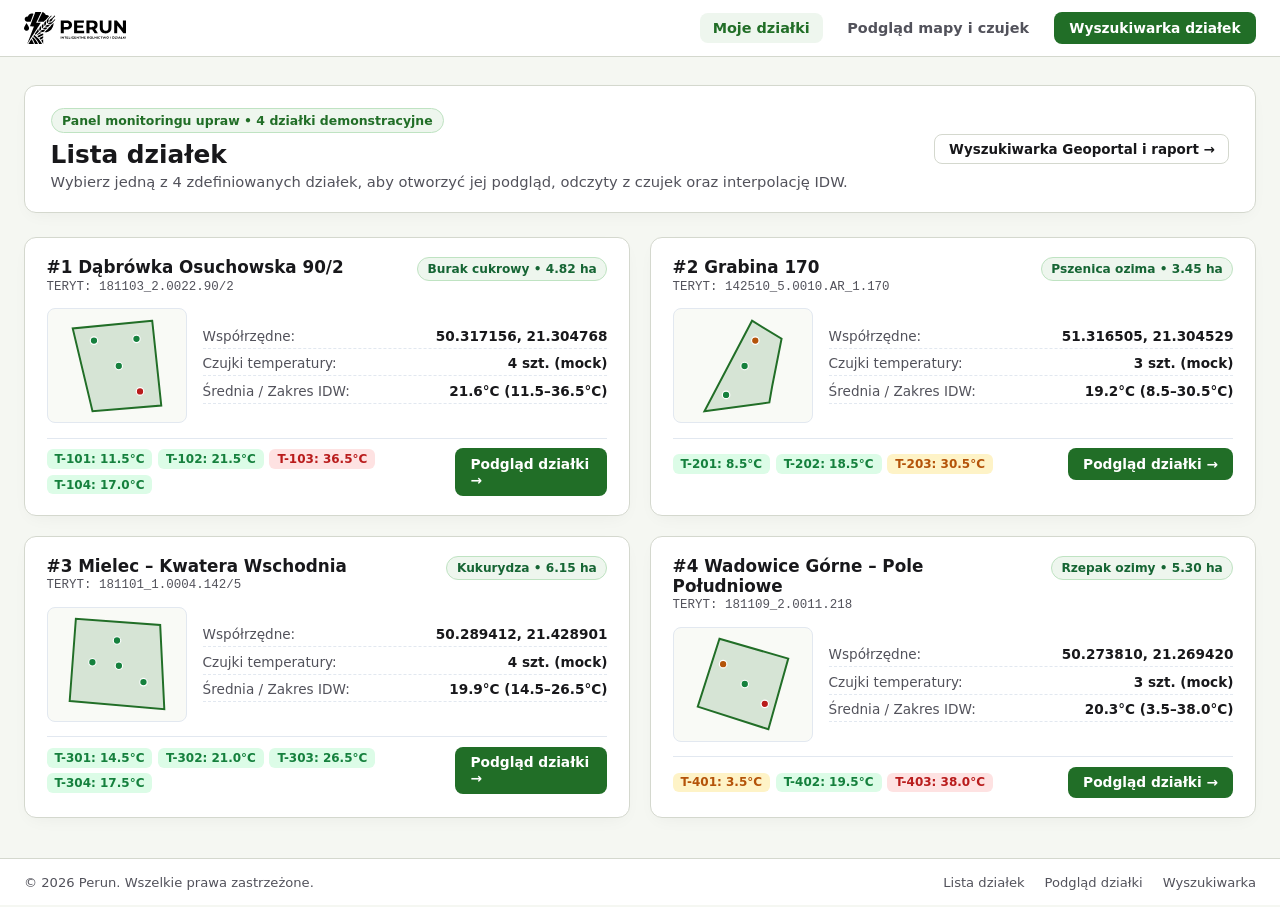
<file: index.html>
<!doctype html>
<html lang="pl">
    <head>
        <meta charset="UTF-8" />
        <meta name="viewport" content="width=device-width, initial-scale=1.0" />
        <title>Perun – Panel działek</title>
        <link rel="stylesheet" href="./styles/main.css" />
    </head>

    <body>
        <script>
            alert(
                "Uwaga! To jest statyczna strona pokazowa. Nie prezentuje ona pełnych możliwości aplikacji. Dla pełnego doświadczenia, proszę podążać za instrukcją przy zgłoszeniu projektu i uruchomić to w środowisku docker",
            );
        </script>
        <header class="navbar">
            <div class="navbar-container">
                <a
                    href="./index.html"
                    class="brand-link"
                    aria-label="Panel działek Perun"
                >
                    <img
                        src="./images/perun_logo_black.svg"
                        class="logo-topbar"
                        alt="Perun"
                    />
                </a>

                <nav class="nav-actions">
                    <a href="./index.html" class="nav-link is-active"
                        >Moje działki</a
                    >
                    <a href="./dzialka.html?id=1" class="nav-link"
                        >Podgląd mapy i czujek</a
                    >
                    <a href="./wyszukiwarka.html" class="btn btn-primary btn-sm"
                        >Wyszukiwarka działek</a
                    >
                </nav>
            </div>
        </header>

        <main class="dashboard-main">
            <section class="dashboard-header">
                <div>
                    <span class="hero-badge"
                        >Panel monitoringu upraw • 4 działki
                        demonstracyjne</span
                    >
                    <h1>Lista działek</h1>
                    <p class="dashboard-subtitle">
                        Wybierz jedną z 4 zdefiniowanych działek, aby otworzyć
                        jej podgląd, odczyty z czujek oraz interpolację IDW.
                    </p>
                </div>
                <div class="dashboard-header-actions">
                    <a href="./wyszukiwarka.html" class="btn-outline"
                        >Wyszukiwarka Geoportal i raport &rarr;</a
                    >
                </div>
            </section>

            <section
                id="parcelsGrid"
                class="parcels-grid"
                aria-label="Lista działek"
            ></section>
        </main>

        <footer>
            <div class="footer-content">
                <span>&copy; 2026 Perun. Wszelkie prawa zastrzeżone.</span>
                <div class="footer-links">
                    <a href="./index.html">Lista działek</a>
                    <a href="./dzialka.html?id=1">Podgląd działki</a>
                    <a href="./wyszukiwarka.html">Wyszukiwarka</a>
                </div>
            </div>
        </footer>

        <script>
            (function () {
                "use strict";

                const MOCK_PARCELS = [
                    {
                        fieldId: 1,
                        teryt: "181103_2.0022.90/2",
                        name: "Dąbrówka Osuchowska 90/2",
                        lat: 50.317156,
                        lon: 21.304768,
                        crop: "Burak cukrowy",
                        areaHa: 4.82,
                        points: [
                            { x: 0.878671, y: 1.0 },
                            { x: 0.0, y: 0.915707 },
                            { x: 0.218254, y: 0.0 },
                            { x: 0.978396, y: 0.062693 },
                        ],
                        sensors: [
                            {
                                id: "T-101",
                                name: "Termometr północno-zachodni",
                                temp: 11.5,
                                nx: 0.24,
                                ny: 0.78,
                            },
                            {
                                id: "T-102",
                                name: "Termometr środkowy",
                                temp: 21.5,
                                nx: 0.52,
                                ny: 0.5,
                            },
                            {
                                id: "T-103",
                                name: "Termometr południowy (strefa nagrzana)",
                                temp: 36.5,
                                nx: 0.76,
                                ny: 0.22,
                            },
                            {
                                id: "T-104",
                                name: "Termometr północno-wschodni",
                                temp: 17.0,
                                nx: 0.72,
                                ny: 0.8,
                            },
                        ],
                    },
                    {
                        fieldId: 2,
                        teryt: "142510_5.0010.AR_1.170",
                        name: "Grabina 170",
                        lat: 51.316505,
                        lon: 21.304529,
                        crop: "Pszenica ozima",
                        areaHa: 3.45,
                        points: [
                            { x: 0.0, y: 0.0 },
                            { x: 0.717056, y: 0.09754 },
                            { x: 0.747255, y: 0.274031 },
                            { x: 0.851465, y: 0.800754 },
                            { x: 0.525912, y: 1.0 },
                        ],
                        sensors: [
                            {
                                id: "T-201",
                                name: "Termometr dolina",
                                temp: 8.5,
                                nx: 0.28,
                                ny: 0.18,
                            },
                            {
                                id: "T-202",
                                name: "Termometr centralny",
                                temp: 18.5,
                                nx: 0.52,
                                ny: 0.5,
                            },
                            {
                                id: "T-203",
                                name: "Termometr grzbiet",
                                temp: 30.5,
                                nx: 0.66,
                                ny: 0.78,
                            },
                        ],
                    },
                    {
                        fieldId: 3,
                        teryt: "181101_1.0004.142/5",
                        name: "Mielec – Kwatera Wschodnia",
                        lat: 50.289412,
                        lon: 21.428901,
                        crop: "Kukurydza",
                        areaHa: 6.15,
                        points: [
                            { x: 0.04, y: 0.14 },
                            { x: 0.96, y: 0.06 },
                            { x: 0.92, y: 0.88 },
                            { x: 0.1, y: 0.94 },
                        ],
                        sensors: [
                            {
                                id: "T-301",
                                name: "Termometr zachód",
                                temp: 14.5,
                                nx: 0.24,
                                ny: 0.52,
                            },
                            {
                                id: "T-302",
                                name: "Termometr środek",
                                temp: 21.0,
                                nx: 0.52,
                                ny: 0.48,
                            },
                            {
                                id: "T-303",
                                name: "Termometr wschód",
                                temp: 26.5,
                                nx: 0.78,
                                ny: 0.3,
                            },
                            {
                                id: "T-304",
                                name: "Termometr północ",
                                temp: 17.5,
                                nx: 0.5,
                                ny: 0.76,
                            },
                        ],
                    },
                    {
                        fieldId: 4,
                        teryt: "181109_2.0011.218",
                        name: "Wadowice Górne – Pole Południowe",
                        lat: 50.27381,
                        lon: 21.26942,
                        crop: "Rzepak ozimy",
                        areaHa: 5.3,
                        points: [
                            { x: 0.0, y: 0.25 },
                            { x: 0.78, y: 0.0 },
                            { x: 1.0, y: 0.78 },
                            { x: 0.24, y: 1.0 },
                        ],
                        sensors: [
                            {
                                id: "T-401",
                                name: "Termometr strefa chłodna",
                                temp: 3.5,
                                nx: 0.28,
                                ny: 0.72,
                            },
                            {
                                id: "T-402",
                                name: "Termometr centralny",
                                temp: 19.5,
                                nx: 0.52,
                                ny: 0.5,
                            },
                            {
                                id: "T-403",
                                name: "Termometr strefa południowa",
                                temp: 38.0,
                                nx: 0.74,
                                ny: 0.28,
                            },
                        ],
                    },
                ];

                function classifyTempColor(temp) {
                    if (temp < 0 || temp > 34)
                        return { bg: "#fee2e2", fg: "#b91c1c" };
                    if (temp < 5 || temp > 28)
                        return { bg: "#fef3c7", fg: "#b45309" };
                    return { bg: "#dcfce7", fg: "#15803d" };
                }

                function buildMiniSvg(parcel) {
                    const xs = parcel.points.map((p) => p.x);
                    const ys = parcel.points.map((p) => p.y);
                    const minX = Math.min(...xs);
                    const maxX = Math.max(...xs);
                    const minY = Math.min(...ys);
                    const maxY = Math.max(...ys);
                    const spanX = maxX - minX || 1;
                    const spanY = maxY - minY || 1;

                    const w = 116;
                    const h = 92;
                    const scale = Math.min(w / spanX, h / spanY);
                    const offX = (w - spanX * scale) / 2 + 4;
                    const offY = (h - spanY * scale) / 2 + 4;

                    const pts = parcel.points
                        .map((p) => {
                            const sx = (offX + (p.x - minX) * scale).toFixed(1);
                            const sy = (offY + (maxY - p.y) * scale).toFixed(1);
                            return `${sx},${sy}`;
                        })
                        .join(" ");

                    const dots = parcel.sensors
                        .map((s) => {
                            const sx = (offX + s.nx * spanX * scale).toFixed(1);
                            const sy = (
                                offY +
                                (1 - s.ny) * spanY * scale
                            ).toFixed(1);
                            const col = classifyTempColor(s.temp).fg;
                            return `<circle cx="${sx}" cy="${sy}" r="3.8" fill="${col}" stroke="#ffffff" stroke-width="1.2" />`;
                        })
                        .join("");

                    return `
                    <svg viewBox="0 0 124 100" width="124" height="100" aria-hidden="true">
                        <polygon points="${pts}" fill="rgba(33, 110, 39, 0.16)" stroke="#216e27" stroke-width="2" />
                        ${dots}
                    </svg>
                `;
                }

                const grid = document.getElementById("parcelsGrid");
                if (!grid) return;

                grid.innerHTML = MOCK_PARCELS.map((p) => {
                    const temps = p.sensors.map((s) => s.temp);
                    const minT = Math.min(...temps).toFixed(1);
                    const maxT = Math.max(...temps).toFixed(1);
                    const avgT = (
                        temps.reduce((a, b) => a + b, 0) / temps.length
                    ).toFixed(1);

                    const sensorPills = p.sensors
                        .map((s) => {
                            const c = classifyTempColor(s.temp);
                            return `<span class="sensor-chip" style="background:${c.bg};color:${c.fg}">${s.id}: ${s.temp.toFixed(1)}°C</span>`;
                        })
                        .join("");

                    return `
                    <article class="parcel-card">
                        <div class="parcel-card-top">
                            <div>
                                <h2 class="parcel-card-title">#${p.fieldId} ${p.name}</h2>
                                <div class="parcel-card-teryt">TERYT: ${p.teryt}</div>
                            </div>
                            <span class="parcel-card-badge">${p.crop} • ${p.areaHa.toFixed(2)} ha</span>
                        </div>

                        <div class="parcel-card-body">
                            <div class="parcel-mini-preview">
                                ${buildMiniSvg(p)}
                            </div>
                            <div class="parcel-card-stats">
                                <div class="parcel-stat-row">
                                    <span>Współrzędne:</span>
                                    <strong>${p.lat.toFixed(6)}, ${p.lon.toFixed(6)}</strong>
                                </div>
                                <div class="parcel-stat-row">
                                    <span>Czujki temperatury:</span>
                                    <strong>${p.sensors.length} szt. (mock)</strong>
                                </div>
                                <div class="parcel-stat-row">
                                    <span>Średnia / Zakres IDW:</span>
                                    <strong>${avgT}°C (${minT}–${maxT}°C)</strong>
                                </div>
                            </div>
                        </div>

                        <div class="parcel-card-footer">
                            <div class="parcel-sensors-pills">${sensorPills}</div>
                            <a href="./dzialka.html?id=${p.fieldId}" class="btn btn-primary btn-sm">
                                Podgląd działki &rarr;
                            </a>
                        </div>
                    </article>
                `;
                }).join("");
            })();
        </script>
    </body>
</html>
</file>
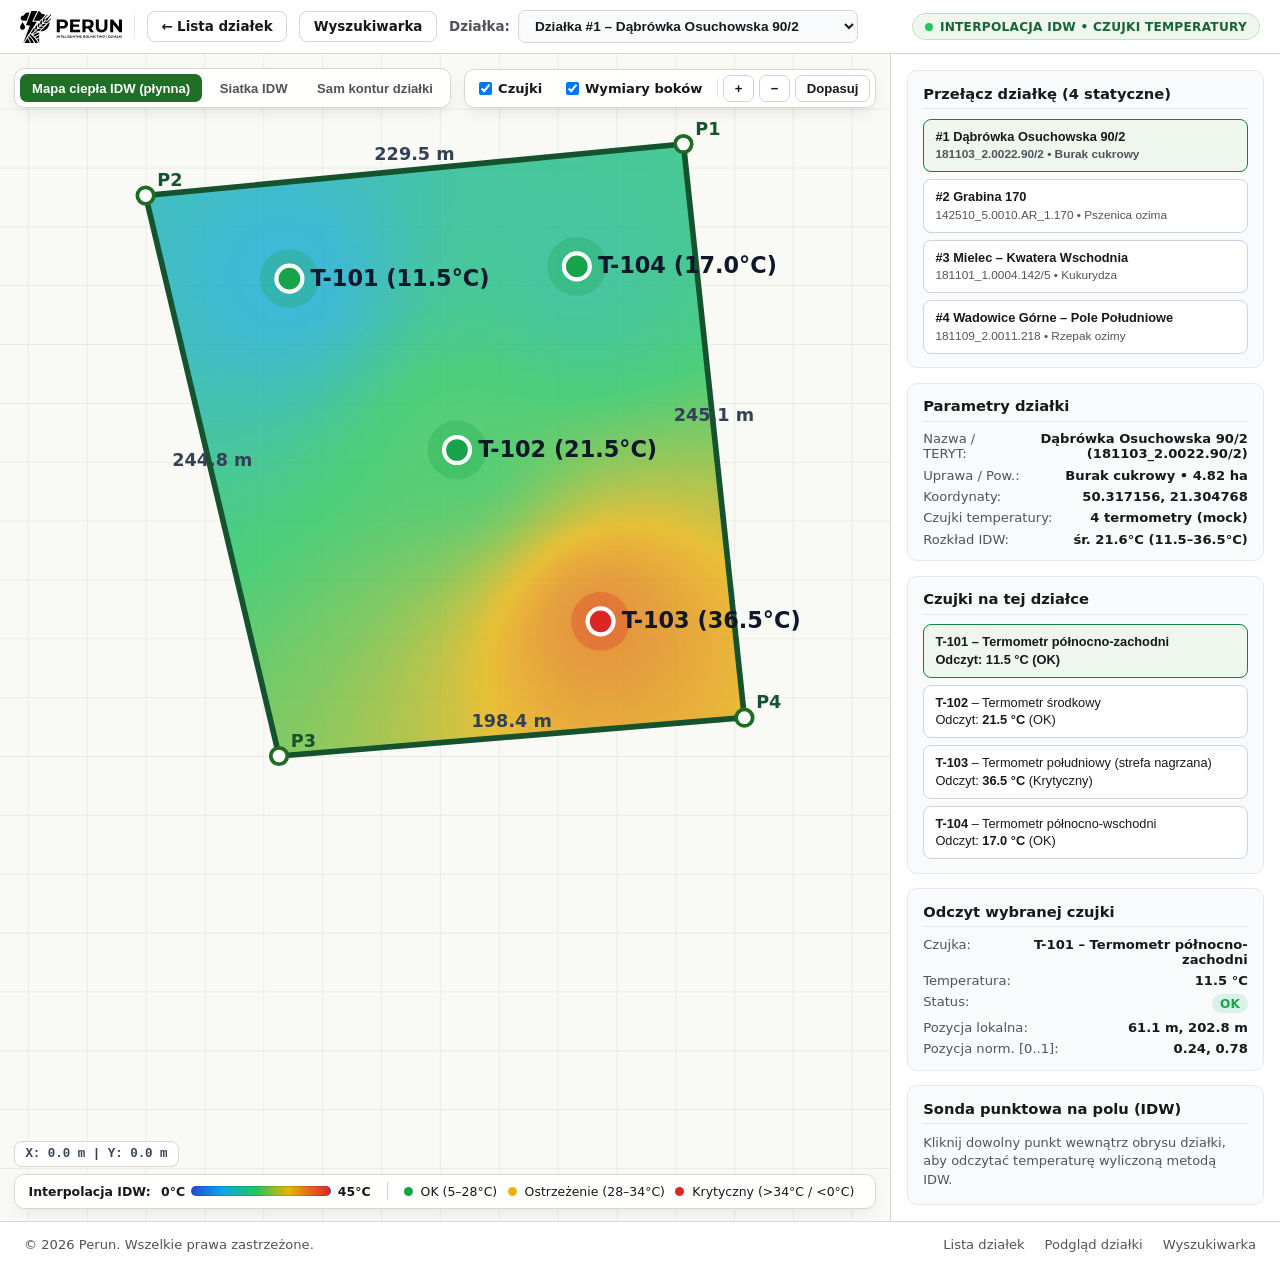
<file: dzialka.html>
<!doctype html>
<html lang="pl">
    <head>
        <meta charset="UTF-8" />
        <meta name="viewport" content="width=device-width, initial-scale=1.0" />
        <title>Perun – Podgląd działki i interpolacja czujek</title>
        <link rel="stylesheet" href="./styles/main.css" />
        <link rel="stylesheet" href="./styles/fieldMap.css" />
    </head>

    <body>
        <header class="topbar">
            <div class="topbar-left">
                <a
                    href="./index.html"
                    class="brand-link"
                    aria-label="Powrót do listy działek"
                >
                    <img
                        src="./images/perun_logo_black.svg"
                        class="logo-topbar"
                        alt="Perun"
                    />
                </a>
                <div class="topbar-divider"></div>
                <a href="./index.html" class="btn-outline"
                    >&larr; Lista działek</a
                >
                <a href="./wyszukiwarka.html" class="btn-outline"
                    >Wyszukiwarka</a
                >
                <div class="field-selector-group">
                    <label for="fieldSelect">Działka:</label>
                    <select id="fieldSelect"></select>
                </div>
            </div>

            <div class="topbar-right">
                <span class="user-session-badge">
                    <span class="user-session-dot"></span>
                    <span>INTERPOLACJA IDW • CZUJKI TEMPERATURY</span>
                </span>
            </div>
        </header>

        <main class="map-workspace">
            <section
                class="map-stage"
                aria-label="Podgląd konturu działki i czujek temperatury"
            >
                <div class="map-toolbar-stack">
                    <div class="oni-overlay-bar" id="oniOverlayBar">
                        <button
                            type="button"
                            class="oni-mode-btn is-active"
                            data-overlay-mode="smooth"
                        >
                            Mapa ciepła IDW (płynna)
                        </button>
                        <button
                            type="button"
                            class="oni-mode-btn"
                            data-overlay-mode="grid"
                        >
                            Siatka IDW
                        </button>
                        <button
                            type="button"
                            class="oni-mode-btn oni-mode-off"
                            data-overlay-mode="off"
                        >
                            Sam kontur działki
                        </button>
                    </div>

                    <div class="map-toolbar">
                        <label class="toolbar-toggle">
                            <input type="checkbox" id="toggleSensors" checked />
                            <span>Czujki</span>
                        </label>
                        <label class="toolbar-toggle">
                            <input type="checkbox" id="toggleEdges" checked />
                            <span>Wymiary boków</span>
                        </label>
                        <div class="toolbar-sep"></div>
                        <button type="button" id="btnZoomIn" title="Przybliż">
                            +
                        </button>
                        <button type="button" id="btnZoomOut" title="Oddal">
                            &minus;
                        </button>
                        <button
                            type="button"
                            id="btnFitView"
                            title="Dopasuj widok"
                        >
                            Dopasuj
                        </button>
                    </div>
                </div>

                <svg id="fieldSvg" xmlns="http://www.w3.org/2000/svg">
                    <defs>
                        <pattern
                            id="gridPattern"
                            width="25"
                            height="25"
                            patternUnits="userSpaceOnUse"
                        >
                            <path
                                d="M 25 0 L 0 0 0 25"
                                fill="none"
                                stroke="#e4e7de"
                                stroke-width="0.6"
                            />
                        </pattern>
                        <clipPath id="fieldClip">
                            <polygon id="fieldClipPolygon" points="" />
                        </clipPath>
                    </defs>

                    <g id="viewportLayer">
                        <rect
                            x="-10000"
                            y="-10000"
                            width="20000"
                            height="20000"
                            fill="url(#gridPattern)"
                        />
                        <g id="heatmapLayer" clip-path="url(#fieldClip)">
                            <image
                                id="heatmapImage"
                                href=""
                                preserveAspectRatio="none"
                            />
                            <g id="oniGridLayer"></g>
                        </g>
                        <g id="fieldLayer"></g>
                        <g id="edgesLayer"></g>
                        <g id="cornersLayer"></g>
                        <g id="sensorsLayer"></g>
                        <g id="probeLayer"></g>
                    </g>
                </svg>

                <div class="map-coords" id="cursorCoords">
                    X: 0.0 m | Y: 0.0 m
                </div>

                <div class="map-legend">
                    <div class="legend-group" id="heatmapLegendGroup">
                        <span class="legend-title">Interpolacja IDW:</span>
                        <div class="legend-scale">
                            <span>0°C</span>
                            <div
                                id="legendGradient"
                                class="legend-gradient"
                            ></div>
                            <span>45°C</span>
                        </div>
                    </div>
                    <div class="legend-sep"></div>
                    <div class="legend-group">
                        <span><i class="dot dot-ok"></i> OK (5–28°C)</span>
                        <span
                            ><i class="dot dot-warn"></i> Ostrzeżenie
                            (28–34°C)</span
                        >
                        <span
                            ><i class="dot dot-crit"></i> Krytyczny (&gt;34°C /
                            &lt;0°C)</span
                        >
                    </div>
                </div>
            </section>

            <aside class="map-sidebar">
                <div class="sidebar-card">
                    <h2>Przełącz działkę (4 statyczne)</h2>
                    <div id="parcelSwitchList" class="parcel-list-stack"></div>
                </div>

                <div class="sidebar-card">
                    <h2>Parametry działki</h2>
                    <dl class="meta-list">
                        <div>
                            <dt>Nazwa / TERYT:</dt>
                            <dd id="infoFieldName">—</dd>
                        </div>
                        <div>
                            <dt>Uprawa / Pow.:</dt>
                            <dd id="infoCropArea">—</dd>
                        </div>
                        <div>
                            <dt>Koordynaty:</dt>
                            <dd id="infoCoords">—</dd>
                        </div>
                        <div>
                            <dt>Czujki temperatury:</dt>
                            <dd id="infoSensorsCount">—</dd>
                        </div>
                        <div>
                            <dt>Rozkład IDW:</dt>
                            <dd id="infoMetricSummary">—</dd>
                        </div>
                    </dl>
                </div>

                <div class="sidebar-card">
                    <h2>Czujki na tej działce</h2>
                    <div
                        id="sensorListContainer"
                        class="parcel-list-stack"
                    ></div>
                </div>

                <div class="sidebar-card">
                    <h2>Odczyt wybranej czujki</h2>
                    <div id="sensorDetails" class="details-empty">
                        Kliknij czujkę na mapie lub liście powyżej.
                    </div>
                </div>

                <div class="sidebar-card">
                    <h2>Sonda punktowa na polu (IDW)</h2>
                    <div id="probeDetails" class="details-empty">
                        Kliknij dowolny punkt wewnątrz obrysu działki, aby
                        odczytać temperaturę wyliczoną metodą IDW.
                    </div>
                </div>
            </aside>
        </main>

        <footer>
            <div class="footer-content">
                <span>&copy; 2026 Perun. Wszelkie prawa zastrzeżone.</span>
                <div class="footer-links">
                    <a href="./index.html">Lista działek</a>
                    <a href="./dzialka.html?id=1">Podgląd działki</a>
                    <a href="./wyszukiwarka.html">Wyszukiwarka</a>
                </div>
            </div>
        </footer>

        <script>
            (function () {
                "use strict";

                const SVG_NS = "http://www.w3.org/2000/svg";
                const FACTOR = 260;

                const MOCK_PARCELS = [
                    {
                        fieldId: 1,
                        teryt: "181103_2.0022.90/2",
                        name: "Dąbrówka Osuchowska 90/2",
                        lat: 50.317156,
                        lon: 21.304768,
                        crop: "Burak cukrowy",
                        areaHa: 4.82,
                        points: [
                            { x: 0.878671, y: 1.0 },
                            { x: 0.0, y: 0.915707 },
                            { x: 0.218254, y: 0.0 },
                            { x: 0.978396, y: 0.062693 },
                        ],
                        sensors: [
                            {
                                id: "T-101",
                                name: "Termometr północno-zachodni",
                                temp: 11.5,
                                nx: 0.24,
                                ny: 0.78,
                            },
                            {
                                id: "T-102",
                                name: "Termometr środkowy",
                                temp: 21.5,
                                nx: 0.52,
                                ny: 0.5,
                            },
                            {
                                id: "T-103",
                                name: "Termometr południowy (strefa nagrzana)",
                                temp: 36.5,
                                nx: 0.76,
                                ny: 0.22,
                            },
                            {
                                id: "T-104",
                                name: "Termometr północno-wschodni",
                                temp: 17.0,
                                nx: 0.72,
                                ny: 0.8,
                            },
                        ],
                    },
                    {
                        fieldId: 2,
                        teryt: "142510_5.0010.AR_1.170",
                        name: "Grabina 170",
                        lat: 51.316505,
                        lon: 21.304529,
                        crop: "Pszenica ozima",
                        areaHa: 3.45,
                        points: [
                            { x: 0.0, y: 0.0 },
                            { x: 0.717056, y: 0.09754 },
                            { x: 0.747255, y: 0.274031 },
                            { x: 0.851465, y: 0.800754 },
                            { x: 0.525912, y: 1.0 },
                        ],
                        sensors: [
                            {
                                id: "T-201",
                                name: "Termometr dolina",
                                temp: 8.5,
                                nx: 0.28,
                                ny: 0.18,
                            },
                            {
                                id: "T-202",
                                name: "Termometr centralny",
                                temp: 18.5,
                                nx: 0.52,
                                ny: 0.5,
                            },
                            {
                                id: "T-203",
                                name: "Termometr grzbiet",
                                temp: 30.5,
                                nx: 0.66,
                                ny: 0.78,
                            },
                        ],
                    },
                    {
                        fieldId: 3,
                        teryt: "181101_1.0004.142/5",
                        name: "Mielec – Kwatera Wschodnia",
                        lat: 50.289412,
                        lon: 21.428901,
                        crop: "Kukurydza",
                        areaHa: 6.15,
                        points: [
                            { x: 0.04, y: 0.14 },
                            { x: 0.96, y: 0.06 },
                            { x: 0.92, y: 0.88 },
                            { x: 0.1, y: 0.94 },
                        ],
                        sensors: [
                            {
                                id: "T-301",
                                name: "Termometr zachód",
                                temp: 14.5,
                                nx: 0.24,
                                ny: 0.52,
                            },
                            {
                                id: "T-302",
                                name: "Termometr środek",
                                temp: 21.0,
                                nx: 0.52,
                                ny: 0.48,
                            },
                            {
                                id: "T-303",
                                name: "Termometr wschód",
                                temp: 26.5,
                                nx: 0.78,
                                ny: 0.3,
                            },
                            {
                                id: "T-304",
                                name: "Termometr północ",
                                temp: 17.5,
                                nx: 0.5,
                                ny: 0.76,
                            },
                        ],
                    },
                    {
                        fieldId: 4,
                        teryt: "181109_2.0011.218",
                        name: "Wadowice Górne – Pole Południowe",
                        lat: 50.27381,
                        lon: 21.26942,
                        crop: "Rzepak ozimy",
                        areaHa: 5.3,
                        points: [
                            { x: 0.0, y: 0.25 },
                            { x: 0.78, y: 0.0 },
                            { x: 1.0, y: 0.78 },
                            { x: 0.24, y: 1.0 },
                        ],
                        sensors: [
                            {
                                id: "T-401",
                                name: "Termometr strefa chłodna",
                                temp: 3.5,
                                nx: 0.28,
                                ny: 0.72,
                            },
                            {
                                id: "T-402",
                                name: "Termometr centralny",
                                temp: 19.5,
                                nx: 0.52,
                                ny: 0.5,
                            },
                            {
                                id: "T-403",
                                name: "Termometr strefa południowa",
                                temp: 38.0,
                                nx: 0.74,
                                ny: 0.28,
                            },
                        ],
                    },
                ];

                const TEMP_STOPS = [
                    { t: 0.0, r: 29, g: 78, b: 216 },
                    { t: 0.22, r: 14, g: 165, b: 233 },
                    { t: 0.46, r: 34, g: 197, b: 94 },
                    { t: 0.7, r: 234, g: 179, b: 8 },
                    { t: 1.0, r: 220, g: 38, b: 38 },
                ];

                const state = {
                    selectedFieldId: 1,
                    selectedSensorId: null,
                    probePoint: null,
                    overlayMode: "smooth",
                    showSensors: true,
                    showEdges: true,
                    view: {
                        scale: 1.5,
                        offsetX: 120,
                        offsetY: 80,
                        isPanning: false,
                        panStartX: 0,
                        panStartY: 0,
                        movedDuringDrag: false,
                    },
                };

                function classifyTemp(temp) {
                    if (temp < 0 || temp > 34) {
                        return {
                            status: "crit",
                            color: "#dc2626",
                            label: "Krytyczny",
                        };
                    }
                    if (temp < 5 || temp > 28) {
                        return {
                            status: "warn",
                            color: "#eab308",
                            label: "Ostrzeżenie",
                        };
                    }
                    return { status: "ok", color: "#16a34a", label: "OK" };
                }

                function hydrateParcel(raw) {
                    const corners = raw.points.map((p, idx) => ({
                        id: `P${idx + 1}`,
                        x: Number((p.x * FACTOR).toFixed(1)),
                        y: Number((p.y * FACTOR).toFixed(1)),
                    }));
                    const xs = corners.map((c) => c.x);
                    const ys = corners.map((c) => c.y);
                    const minX = Math.min(...xs);
                    const maxX = Math.max(...xs);
                    const minY = Math.min(...ys);
                    const maxY = Math.max(...ys);

                    const sensors = raw.sensors.map((s) => ({
                        ...s,
                        x: Number(
                            (minX + s.nx * (maxX - minX || FACTOR)).toFixed(1),
                        ),
                        y: Number(
                            (minY + s.ny * (maxY - minY || FACTOR)).toFixed(1),
                        ),
                    }));

                    return { ...raw, corners, sensors };
                }

                const parcels = MOCK_PARCELS.map(hydrateParcel);

                function getCurrentParcel() {
                    return (
                        parcels.find(
                            (p) => p.fieldId === Number(state.selectedFieldId),
                        ) || parcels[0]
                    );
                }

                function interpolateTempIdw(parcel, x, y, power = 2.2) {
                    let num = 0;
                    let den = 0;
                    for (const s of parcel.sensors) {
                        const d = Math.hypot(x - s.x, y - s.y);
                        if (d < 0.001) return s.temp;
                        const w = 1 / Math.pow(d, power);
                        num += w * s.temp;
                        den += w;
                    }
                    return den ? num / den : 18.0;
                }

                function tempToRgb(temp) {
                    const clamped = Math.max(0, Math.min(45, temp));
                    const t = clamped / 45;
                    for (let i = 0; i < TEMP_STOPS.length - 1; i++) {
                        const a = TEMP_STOPS[i];
                        const b = TEMP_STOPS[i + 1];
                        if (t >= a.t && t <= b.t) {
                            const lt = (t - a.t) / (b.t - a.t || 1);
                            return [
                                Math.round(a.r + (b.r - a.r) * lt),
                                Math.round(a.g + (b.g - a.g) * lt),
                                Math.round(a.b + (b.b - a.b) * lt),
                            ];
                        }
                    }
                    return [220, 38, 38];
                }

                function isPointInPolygon(pt, polygon) {
                    let inside = false;
                    for (
                        let i = 0, j = polygon.length - 1;
                        i < polygon.length;
                        j = i++
                    ) {
                        const xi = polygon[i].x;
                        const yi = polygon[i].y;
                        const xj = polygon[j].x;
                        const yj = polygon[j].y;

                        const intersect =
                            yi > pt.y !== yj > pt.y &&
                            pt.x <
                                ((xj - xi) * (pt.y - yi)) / (yj - yi || 1e-9) +
                                    xi;
                        if (intersect) inside = !inside;
                    }
                    return inside;
                }

                function screenToWorld(clientX, clientY) {
                    const svg = document.getElementById("fieldSvg");
                    const rect = svg.getBoundingClientRect();
                    const sx = clientX - rect.left;
                    const sy = clientY - rect.top;
                    const wx = (sx - state.view.offsetX) / state.view.scale;
                    const wy = -((sy - state.view.offsetY) / state.view.scale);
                    return { x: wx, y: wy };
                }

                function createSvgEl(tag, attrs = {}) {
                    const el = document.createElementNS(SVG_NS, tag);
                    Object.entries(attrs).forEach(([k, v]) =>
                        el.setAttribute(k, v),
                    );
                    return el;
                }

                function renderOverlay(parcel) {
                    const layer = document.getElementById("heatmapLayer");
                    const img = document.getElementById("heatmapImage");
                    const grid = document.getElementById("oniGridLayer");
                    if (!layer || !img || !grid) return;

                    if (state.overlayMode === "off") {
                        layer.style.display = "none";
                        return;
                    }
                    layer.style.display = "inline";

                    const xs = parcel.corners.map((c) => c.x);
                    const ys = parcel.corners.map((c) => c.y);
                    const minX = Math.min(...xs);
                    const maxX = Math.max(...xs);
                    const minY = Math.min(...ys);
                    const maxY = Math.max(...ys);
                    const width = Math.max(maxX - minX, 1);
                    const height = Math.max(maxY - minY, 1);

                    const isSmooth = state.overlayMode === "smooth";
                    const cols = isSmooth ? 120 : 26;
                    const rows = isSmooth ? 120 : 26;

                    const canvas = document.createElement("canvas");
                    canvas.width = cols;
                    canvas.height = rows;
                    const ctx = canvas.getContext("2d");
                    const imgData = ctx.createImageData(cols, rows);

                    for (let py = 0; py < rows; py++) {
                        const wy = maxY - ((py + 0.5) / rows) * height;
                        for (let px = 0; px < cols; px++) {
                            const wx = minX + ((px + 0.5) / cols) * width;
                            const val = interpolateTempIdw(parcel, wx, wy);
                            const [r, g, b] = tempToRgb(val);
                            const idx = (py * cols + px) * 4;
                            imgData.data[idx] = r;
                            imgData.data[idx + 1] = g;
                            imgData.data[idx + 2] = b;
                            imgData.data[idx + 3] = isSmooth ? 205 : 195;
                        }
                    }

                    ctx.putImageData(imgData, 0, 0);
                    img.setAttribute("x", minX);
                    img.setAttribute("y", -maxY);
                    img.setAttribute("width", width);
                    img.setAttribute("height", height);
                    img.style.imageRendering = isSmooth ? "auto" : "pixelated";
                    img.setAttribute("href", canvas.toDataURL("image/png"));

                    grid.innerHTML = "";
                    if (!isSmooth) {
                        let d = "";
                        for (let c = 1; c < cols; c++) {
                            const gx = (minX + (c * width) / cols).toFixed(2);
                            d += `M ${gx} ${(-maxY).toFixed(2)} L ${gx} ${(-minY).toFixed(2)} `;
                        }
                        for (let r = 1; r < rows; r++) {
                            const gy = (-maxY + (r * height) / rows).toFixed(2);
                            d += `M ${minX.toFixed(2)} ${gy} L ${maxX.toFixed(2)} ${gy} `;
                        }
                        grid.appendChild(
                            createSvgEl("path", {
                                d,
                                fill: "none",
                                stroke: "rgba(15, 23, 42, 0.25)",
                                "stroke-width": "0.7",
                            }),
                        );
                    }
                }

                function renderParcelSvg(parcel) {
                    const ptsStr = parcel.corners
                        .map((c) => `${c.x},${-c.y}`)
                        .join(" ");
                    document
                        .getElementById("fieldClipPolygon")
                        ?.setAttribute("points", ptsStr);

                    const fieldLayer = document.getElementById("fieldLayer");
                    const edgesLayer = document.getElementById("edgesLayer");
                    const cornersLayer =
                        document.getElementById("cornersLayer");
                    const sensorsLayer =
                        document.getElementById("sensorsLayer");
                    const probeLayer = document.getElementById("probeLayer");

                    fieldLayer.innerHTML = "";
                    edgesLayer.innerHTML = "";
                    cornersLayer.innerHTML = "";
                    sensorsLayer.innerHTML = "";
                    if (probeLayer) probeLayer.innerHTML = "";

                    fieldLayer.appendChild(
                        createSvgEl("polygon", {
                            points: ptsStr,
                            fill:
                                state.overlayMode === "off"
                                    ? "rgba(50, 167, 58, 0.16)"
                                    : "rgba(50, 167, 58, 0.02)",
                            stroke: "#14532d",
                            "stroke-width": "2.4",
                        }),
                    );

                    if (state.showEdges) {
                        for (let i = 0; i < parcel.corners.length; i++) {
                            const a = parcel.corners[i];
                            const b =
                                parcel.corners[(i + 1) % parcel.corners.length];
                            const dist = Math.hypot(
                                b.x - a.x,
                                b.y - a.y,
                            ).toFixed(1);
                            const mx = (a.x + b.x) / 2;
                            const my = -(a.y + b.y) / 2;

                            const edgeLabel = createSvgEl("text", {
                                x: mx,
                                y: my - 4,
                                fill: "#334155",
                                "font-size": "7.5",
                                "font-weight": "600",
                                "text-anchor": "middle",
                            });
                            edgeLabel.textContent = `${dist} m`;
                            edgesLayer.appendChild(edgeLabel);
                        }
                    }

                    parcel.corners.forEach((c) => {
                        cornersLayer.appendChild(
                            createSvgEl("circle", {
                                cx: c.x,
                                cy: -c.y,
                                r: "3.5",
                                fill: "#ffffff",
                                stroke: "#1f6b24",
                                "stroke-width": "1.6",
                            }),
                        );
                        const cLabel = createSvgEl("text", {
                            x: c.x + 5,
                            y: -c.y - 4,
                            fill: "#14532d",
                            "font-size": "7.5",
                            "font-weight": "700",
                        });
                        cLabel.textContent = c.id;
                        cornersLayer.appendChild(cLabel);
                    });

                    if (probeLayer && state.probePoint) {
                        const p = state.probePoint;
                        const val = interpolateTempIdw(parcel, p.x, p.y);
                        probeLayer.appendChild(
                            createSvgEl("circle", {
                                cx: p.x,
                                cy: -p.y,
                                r: "4.5",
                                fill: "#0f172a",
                                stroke: "#ffffff",
                                "stroke-width": "1.6",
                            }),
                        );
                        const pLabel = createSvgEl("text", {
                            x: p.x + 8,
                            y: -p.y - 6,
                            fill: "#0f172a",
                            "font-size": "9",
                            "font-weight": "700",
                        });
                        pLabel.textContent = `Sonda IDW: ${val.toFixed(1)}°C`;
                        probeLayer.appendChild(pLabel);
                    }

                    sensorsLayer.style.display = state.showSensors
                        ? "inline"
                        : "none";
                    if (!state.showSensors) return;

                    parcel.sensors.forEach((s) => {
                        const info = classifyTemp(s.temp);
                        const g = createSvgEl("g", {
                            class: `sensor-node${s.id === state.selectedSensorId ? " active" : ""}`,
                        });

                        g.appendChild(
                            createSvgEl("circle", {
                                cx: s.x,
                                cy: -s.y,
                                r: "12.5",
                                fill: info.color,
                                "fill-opacity": "0.28",
                            }),
                        );
                        g.appendChild(
                            createSvgEl("circle", {
                                class: "sensor-ring",
                                cx: s.x,
                                cy: -s.y,
                                r: "5.5",
                                fill: info.color,
                                stroke: "#ffffff",
                                "stroke-width": "1.8",
                            }),
                        );
                        const label = createSvgEl("text", {
                            x: s.x + 9,
                            y: -s.y + 3,
                            fill: "#0f172a",
                            "font-size": "9.5",
                            "font-weight": "700",
                        });
                        label.textContent = `${s.id} (${s.temp.toFixed(1)}°C)`;
                        g.appendChild(label);

                        g.addEventListener("click", (e) => {
                            e.stopPropagation();
                            state.selectedSensorId = s.id;
                            renderAll();
                        });
                        sensorsLayer.appendChild(g);
                    });
                }

                function renderSidebar(parcel) {
                    const switchListEl =
                        document.getElementById("parcelSwitchList");
                    if (switchListEl) {
                        switchListEl.innerHTML = parcels
                            .map((p) => {
                                const active = p.fieldId === parcel.fieldId;
                                return `
                                <button type="button" class="parcel-pick-btn ${active ? "is-selected" : ""}"
                                    data-switch-field="${p.fieldId}">
                                    <strong>#${p.fieldId} ${p.name}</strong><br/>
                                    <span style="font-size:0.74rem;color:#52525b;">${p.teryt} • ${p.crop}</span>
                                </button>
                            `;
                            })
                            .join("");

                        switchListEl
                            .querySelectorAll("[data-switch-field]")
                            .forEach((btn) => {
                                btn.addEventListener("click", () => {
                                    state.selectedFieldId = Number(
                                        btn.dataset.switchField,
                                    );
                                    state.selectedSensorId = null;
                                    state.probePoint = null;
                                    const nextUrl = new URL(
                                        window.location.href,
                                    );
                                    nextUrl.searchParams.set(
                                        "id",
                                        String(state.selectedFieldId),
                                    );
                                    window.history.replaceState(
                                        {},
                                        "",
                                        nextUrl,
                                    );
                                    fitView();
                                    renderAll();
                                });
                            });
                    }

                    const sensorListEl = document.getElementById(
                        "sensorListContainer",
                    );
                    if (sensorListEl) {
                        const activeId =
                            state.selectedSensorId || parcel.sensors[0]?.id;
                        sensorListEl.innerHTML = parcel.sensors
                            .map((s) => {
                                const st = classifyTemp(s.temp);
                                const isSel = s.id === activeId;
                                return `
                                <button type="button" class="parcel-pick-btn ${isSel ? "is-selected" : ""}"
                                    data-pick-sensor="${s.id}">
                                    <strong>${s.id}</strong> – ${s.name}<br/>
                                    Odczyt: <strong>${s.temp.toFixed(1)} °C</strong> (${st.label})
                                </button>
                            `;
                            })
                            .join("");

                        sensorListEl
                            .querySelectorAll("[data-pick-sensor]")
                            .forEach((btn) => {
                                btn.addEventListener("click", () => {
                                    state.selectedSensorId =
                                        btn.dataset.pickSensor;
                                    renderAll();
                                });
                            });
                    }

                    document.getElementById("infoFieldName").textContent =
                        `${parcel.name} (${parcel.teryt})`;
                    document.getElementById("infoCropArea").textContent =
                        `${parcel.crop} • ${parcel.areaHa.toFixed(2)} ha`;
                    document.getElementById("infoCoords").textContent =
                        `${parcel.lat.toFixed(6)}, ${parcel.lon.toFixed(6)}`;
                    document.getElementById("infoSensorsCount").textContent =
                        `${parcel.sensors.length} termometry (mock)`;

                    const vals = parcel.sensors.map((s) => s.temp);
                    const avg = vals.reduce((a, b) => a + b, 0) / vals.length;
                    document.getElementById("infoMetricSummary").textContent =
                        `śr. ${avg.toFixed(1)}°C (${Math.min(...vals).toFixed(1)}–${Math.max(...vals).toFixed(1)}°C)`;

                    const detailsEl = document.getElementById("sensorDetails");
                    const activeSensor =
                        parcel.sensors.find(
                            (s) => s.id === state.selectedSensorId,
                        ) || parcel.sensors[0];
                    if (detailsEl && activeSensor) {
                        const st = classifyTemp(activeSensor.temp);
                        detailsEl.className = "";
                        detailsEl.innerHTML = `
                        <dl class="meta-list">
                            <div><dt>Czujka:</dt><dd>${activeSensor.id} – ${activeSensor.name}</dd></div>
                            <div><dt>Temperatura:</dt><dd>${activeSensor.temp.toFixed(1)} °C</dd></div>
                            <div><dt>Status:</dt><dd><span class="state-pill" style="background:${st.color}20;color:${st.color}">${st.label}</span></dd></div>
                            <div><dt>Pozycja lokalna:</dt><dd>${activeSensor.x} m, ${activeSensor.y} m</dd></div>
                            <div><dt>Pozycja norm. [0..1]:</dt><dd>${activeSensor.nx}, ${activeSensor.ny}</dd></div>
                        </dl>
                    `;
                    }

                    const probeEl = document.getElementById("probeDetails");
                    if (probeEl) {
                        if (!state.probePoint) {
                            probeEl.className = "details-empty";
                            probeEl.textContent =
                                "Kliknij dowolny punkt wewnątrz obrysu działki, aby odczytać temperaturę wyliczoną metodą IDW.";
                        } else {
                            const tempVal = interpolateTempIdw(
                                parcel,
                                state.probePoint.x,
                                state.probePoint.y,
                            );
                            const st = classifyTemp(tempVal);
                            probeEl.className = "";
                            probeEl.innerHTML = `
                            <dl class="meta-list">
                                <div><dt>Współrzędne punktu:</dt><dd>${state.probePoint.x.toFixed(1)} m, ${state.probePoint.y.toFixed(1)} m</dd></div>
                                <div><dt>Temperatura IDW:</dt><dd>${tempVal.toFixed(2)} °C</dd></div>
                                <div><dt>Ocena strefy:</dt><dd><span class="state-pill" style="background:${st.color}20;color:${st.color}">${st.label}</span></dd></div>
                            </dl>
                        `;
                        }
                    }
                }

                function applyTransform() {
                    document
                        .getElementById("viewportLayer")
                        ?.setAttribute(
                            "transform",
                            `translate(${state.view.offsetX}, ${state.view.offsetY}) scale(${state.view.scale})`,
                        );
                }

                function fitView() {
                    const parcel = getCurrentParcel();
                    const svg = document.getElementById("fieldSvg");
                    if (!parcel || !svg) return;
                    const rect = svg.getBoundingClientRect();
                    const svgW = rect.width || 760;
                    const svgH = rect.height || 580;
                    const xs = parcel.corners.map((c) => c.x);
                    const ys = parcel.corners.map((c) => c.y);
                    const minX = Math.min(...xs);
                    const maxX = Math.max(...xs);
                    const minY = Math.min(...ys);
                    const maxY = Math.max(...ys);

                    const scale = Math.max(
                        0.4,
                        Math.min(
                            (svgW - 180) / (maxX - minX || 1),
                            (svgH - 180) / (maxY - minY || 1),
                            4,
                        ),
                    );
                    state.view.scale = scale;
                    state.view.offsetX = svgW / 2 - ((minX + maxX) / 2) * scale;
                    state.view.offsetY =
                        svgH / 2 - -((minY + maxY) / 2) * scale;
                    applyTransform();
                }

                function renderAll() {
                    const select = document.getElementById("fieldSelect");
                    if (select) {
                        select.innerHTML = parcels
                            .map(
                                (p) =>
                                    `<option value="${p.fieldId}" ${p.fieldId === state.selectedFieldId ? "selected" : ""}>Działka #${p.fieldId} – ${p.name}</option>`,
                            )
                            .join("");
                    }

                    const grad = document.getElementById("legendGradient");
                    if (grad) {
                        const stops = TEMP_STOPS.map(
                            (s) =>
                                `rgb(${s.r}, ${s.g}, ${s.b}) ${Math.round(s.t * 100)}%`,
                        ).join(", ");
                        grad.style.background = `linear-gradient(90deg, ${stops})`;
                    }

                    const parcel = getCurrentParcel();
                    renderOverlay(parcel);
                    renderParcelSvg(parcel);
                    renderSidebar(parcel);
                }

                function bindEvents() {
                    document
                        .getElementById("fieldSelect")
                        ?.addEventListener("change", (e) => {
                            state.selectedFieldId = Number(e.target.value);
                            state.selectedSensorId = null;
                            state.probePoint = null;
                            const nextUrl = new URL(window.location.href);
                            nextUrl.searchParams.set(
                                "id",
                                String(state.selectedFieldId),
                            );
                            window.history.replaceState({}, "", nextUrl);
                            fitView();
                            renderAll();
                        });

                    document
                        .querySelectorAll("#oniOverlayBar [data-overlay-mode]")
                        .forEach((btn) => {
                            btn.addEventListener("click", () => {
                                state.overlayMode = btn.dataset.overlayMode;
                                document
                                    .querySelectorAll(
                                        "#oniOverlayBar [data-overlay-mode]",
                                    )
                                    .forEach((b) => {
                                        b.classList.toggle(
                                            "is-active",
                                            b === btn,
                                        );
                                    });
                                renderAll();
                            });
                        });

                    document
                        .getElementById("toggleSensors")
                        ?.addEventListener("change", (e) => {
                            state.showSensors = e.target.checked;
                            renderAll();
                        });

                    document
                        .getElementById("toggleEdges")
                        ?.addEventListener("change", (e) => {
                            state.showEdges = e.target.checked;
                            renderAll();
                        });

                    document
                        .getElementById("btnZoomIn")
                        ?.addEventListener("click", () => {
                            state.view.scale = Math.min(
                                state.view.scale * 1.2,
                                6,
                            );
                            applyTransform();
                        });

                    document
                        .getElementById("btnZoomOut")
                        ?.addEventListener("click", () => {
                            state.view.scale = Math.max(
                                state.view.scale / 1.2,
                                0.25,
                            );
                            applyTransform();
                        });

                    document
                        .getElementById("btnFitView")
                        ?.addEventListener("click", fitView);

                    const svg = document.getElementById("fieldSvg");
                    if (!svg) return;

                    svg.addEventListener("mousemove", (e) => {
                        const pt = screenToWorld(e.clientX, e.clientY);
                        const coordsEl =
                            document.getElementById("cursorCoords");
                        if (coordsEl) {
                            coordsEl.textContent = `X: ${pt.x.toFixed(1)} m | Y: ${pt.y.toFixed(1)} m`;
                        }

                        if (!state.view.isPanning) return;
                        const dx = e.clientX - state.view.panStartX;
                        const dy = e.clientY - state.view.panStartY;
                        if (Math.hypot(dx, dy) > 4)
                            state.view.movedDuringDrag = true;
                        state.view.offsetX += dx;
                        state.view.offsetY += dy;
                        state.view.panStartX = e.clientX;
                        state.view.panStartY = e.clientY;
                        applyTransform();
                    });

                    svg.addEventListener("mousedown", (e) => {
                        if (e.button !== 0) return;
                        state.view.isPanning = true;
                        state.view.movedDuringDrag = false;
                        state.view.panStartX = e.clientX;
                        state.view.panStartY = e.clientY;
                        svg.classList.add("is-panning");
                    });

                    window.addEventListener("mouseup", () => {
                        if (state.view.isPanning) {
                            state.view.isPanning = false;
                            svg.classList.remove("is-panning");
                        }
                    });

                    svg.addEventListener(
                        "wheel",
                        (e) => {
                            e.preventDefault();
                            const rect = svg.getBoundingClientRect();
                            const mx = e.clientX - rect.left;
                            const my = e.clientY - rect.top;
                            const factor = e.deltaY < 0 ? 1.12 : 1 / 1.12;
                            const nextScale = Math.max(
                                0.25,
                                Math.min(6, state.view.scale * factor),
                            );
                            const ratio = nextScale / state.view.scale;
                            state.view.offsetX =
                                mx - (mx - state.view.offsetX) * ratio;
                            state.view.offsetY =
                                my - (my - state.view.offsetY) * ratio;
                            state.view.scale = nextScale;
                            applyTransform();
                        },
                        { passive: false },
                    );

                    svg.addEventListener("click", (e) => {
                        if (state.view.movedDuringDrag) return;
                        const parcel = getCurrentParcel();
                        const pt = screenToWorld(e.clientX, e.clientY);
                        if (isPointInPolygon(pt, parcel.corners)) {
                            state.probePoint = {
                                x: Number(pt.x.toFixed(1)),
                                y: Number(pt.y.toFixed(1)),
                            };
                            renderAll();
                        }
                    });
                }

                const params = new URLSearchParams(window.location.search);
                const idFromUrl = Number(params.get("id"));
                if (idFromUrl && parcels.some((p) => p.fieldId === idFromUrl)) {
                    state.selectedFieldId = idFromUrl;
                }

                bindEvents();
                fitView();
                renderAll();
            })();
        </script>
    </body>
</html>
</file>
<file: styles/main.css>
:root {
    --bg-body: #f5f7f2;
    --bg-card: #ffffff;
    --text-main: #18181b;
    --text-secondary: #52525b;
    --border-color: #d4d8ce;
    --accent: #216e27;
    --accent-hover: #18531d;
    --radius: 12px;
}

*,
*::before,
*::after {
    box-sizing: border-box;
    margin: 0;
    padding: 0;
}

html,
body {
    min-height: 100%;
    font-family:
        "Inter",
        system-ui,
        -apple-system,
        BlinkMacSystemFont,
        "Segoe UI",
        Roboto,
        sans-serif;
    background-color: var(--bg-body);
    color: var(--text-main);
    -webkit-font-smoothing: antialiased;
}

body {
    display: flex;
    flex-direction: column;
}

.navbar {
    background-color: #ffffff;
    border-bottom: 1px solid var(--border-color);
    position: sticky;
    top: 0;
    z-index: 40;
}

.navbar-container {
    max-width: 1280px;
    margin: 0 auto;
    padding: 0.75rem 1.5rem;
    display: flex;
    align-items: center;
    justify-content: space-between;
    gap: 1rem;
    flex-wrap: wrap;
}

.brand-link {
    display: inline-flex;
    align-items: center;
    text-decoration: none;
}

.logo-topbar {
    height: 32px;
    width: auto;
    display: block;
    object-fit: contain;
}

.nav-actions {
    display: flex;
    align-items: center;
    gap: 0.75rem;
    flex-wrap: wrap;
}

.nav-link {
    text-decoration: none;
    color: var(--text-secondary);
    font-size: 0.9rem;
    font-weight: 600;
    padding: 0.42rem 0.8rem;
    border-radius: 8px;
    transition:
        background-color 0.15s,
        color 0.15s;
}

.nav-link:hover,
.nav-link.is-active {
    background-color: #eef6ee;
    color: var(--accent);
}

.btn {
    display: inline-flex;
    align-items: center;
    justify-content: center;
    border-radius: 8px;
    font-weight: 600;
    text-decoration: none;
    cursor: pointer;
    border: 1px solid transparent;
    transition: background-color 0.15s;
}

.btn-primary {
    background-color: var(--accent);
    color: #ffffff;
}

.btn-primary:hover {
    background-color: var(--accent-hover);
}

.btn-sm {
    padding: 0.42rem 0.9rem;
    font-size: 0.86rem;
}

.btn-outline {
    display: inline-flex;
    align-items: center;
    gap: 0.35rem;
    padding: 0.42rem 0.85rem;
    border-radius: 8px;
    border: 1px solid var(--border-color);
    background-color: #ffffff;
    color: var(--text-main);
    text-decoration: none;
    font-size: 0.84rem;
    font-weight: 600;
    cursor: pointer;
    transition:
        border-color 0.15s,
        background-color 0.15s,
        color 0.15s;
}

.btn-outline:hover {
    border-color: var(--accent);
    color: var(--accent);
    background-color: #f4faf4;
}

.hero-badge {
    display: inline-block;
    padding: 0.25rem 0.65rem;
    border-radius: 999px;
    background-color: #eef6ee;
    color: var(--accent);
    border: 1px solid #bfe3c2;
    font-size: 0.78rem;
    font-weight: 700;
}

.dashboard-main {
    max-width: 1280px;
    width: 100%;
    margin: 0 auto;
    padding: 1.75rem 1.5rem 2.5rem;
    display: flex;
    flex-direction: column;
    gap: 1.5rem;
}

.dashboard-header {
    background-color: var(--bg-card);
    border: 1px solid var(--border-color);
    border-radius: var(--radius);
    padding: 1.4rem 1.6rem;
    display: flex;
    align-items: center;
    justify-content: space-between;
    gap: 1rem;
    flex-wrap: wrap;
    box-shadow: 0 6px 18px -6px rgba(0, 0, 0, 0.05);
}

.dashboard-header h1 {
    font-size: 1.55rem;
    margin: 0.4rem 0 0.25rem;
}

.dashboard-subtitle {
    color: var(--text-secondary);
    font-size: 0.92rem;
}

.parcels-grid {
    display: grid;
    grid-template-columns: repeat(2, minmax(0, 1fr));
    gap: 1.25rem;
}

.parcel-card {
    background-color: var(--bg-card);
    border: 1px solid var(--border-color);
    border-radius: var(--radius);
    padding: 1.2rem 1.35rem;
    display: flex;
    flex-direction: column;
    gap: 0.9rem;
    box-shadow: 0 6px 18px -6px rgba(0, 0, 0, 0.05);
    transition:
        border-color 0.15s,
        transform 0.15s;
}

.parcel-card:hover {
    border-color: var(--accent);
    transform: translateY(-2px);
}

.parcel-card-top {
    display: flex;
    align-items: flex-start;
    justify-content: space-between;
    gap: 0.75rem;
}

.parcel-card-title {
    font-size: 1.05rem;
    font-weight: 700;
    color: var(--text-main);
}

.parcel-card-teryt {
    font-family: ui-monospace, SFMono-Regular, Menlo, Consolas, monospace;
    font-size: 0.78rem;
    color: var(--text-secondary);
    margin-top: 0.15rem;
}

.parcel-card-badge {
    padding: 0.24rem 0.6rem;
    border-radius: 999px;
    background-color: #eef6ee;
    color: #166534;
    border: 1px solid #bfe3c2;
    font-size: 0.76rem;
    font-weight: 700;
    white-space: nowrap;
}

.parcel-card-body {
    display: grid;
    grid-template-columns: 140px 1fr;
    gap: 1rem;
    align-items: center;
}

.parcel-mini-preview {
    width: 140px;
    height: 115px;
    border-radius: 8px;
    border: 1px solid #e2e8f0;
    background-color: #f9faf6;
    display: flex;
    align-items: center;
    justify-content: center;
    padding: 8px;
}

.parcel-card-stats {
    display: flex;
    flex-direction: column;
    gap: 0.4rem;
    font-size: 0.85rem;
}

.parcel-stat-row {
    display: flex;
    justify-content: space-between;
    gap: 0.5rem;
    border-bottom: 1px dashed #e2e8f0;
    padding-bottom: 0.25rem;
}

.parcel-stat-row span {
    color: var(--text-secondary);
}

.parcel-card-footer {
    display: flex;
    align-items: center;
    justify-content: space-between;
    gap: 0.75rem;
    padding-top: 0.6rem;
    border-top: 1px solid #e2e8f0;
}

.parcel-sensors-pills {
    display: flex;
    flex-wrap: wrap;
    gap: 0.35rem;
}

.sensor-chip {
    font-size: 0.75rem;
    font-weight: 700;
    padding: 0.18rem 0.5rem;
    border-radius: 6px;
}

footer {
    margin-top: auto;
    background-color: #ffffff;
    border-top: 1px solid var(--border-color);
    padding: 0.95rem 1.5rem;
    font-size: 0.82rem;
    color: var(--text-secondary);
}

.footer-content {
    max-width: 1280px;
    margin: 0 auto;
    display: flex;
    align-items: center;
    justify-content: space-between;
    gap: 1rem;
    flex-wrap: wrap;
}

.footer-links {
    display: flex;
    gap: 1.25rem;
}

.footer-links a {
    color: var(--text-secondary);
    text-decoration: none;
    font-weight: 500;
}

.footer-links a:hover {
    color: var(--accent);
}

@media (max-width: 900px) {
    .parcels-grid {
        grid-template-columns: 1fr;
    }
}
</file>
<file: styles/fieldMap.css>
.topbar {
    background-color: #ffffff;
    border-bottom: 1px solid var(--border-color);
    padding: 0.65rem 1.25rem;
    display: flex;
    align-items: center;
    justify-content: space-between;
    gap: 1rem;
    flex-wrap: wrap;
    z-index: 30;
}

.topbar-left,
.topbar-right {
    display: flex;
    align-items: center;
    gap: 0.75rem;
    flex-wrap: wrap;
}

.topbar-divider {
    width: 1px;
    height: 24px;
    background-color: #e2e8f0;
}

.field-selector-group {
    display: flex;
    align-items: center;
    gap: 0.5rem;
}

.field-selector-group label {
    font-size: 0.84rem;
    font-weight: 600;
    color: var(--text-secondary);
}

.field-selector-group select {
    padding: 0.42rem 0.75rem;
    border-radius: 8px;
    border: 1px solid var(--border-color);
    background-color: #f8fafc;
    color: var(--text-main);
    font-size: 0.85rem;
    font-weight: 600;
    max-width: 340px;
}

.user-session-badge {
    display: inline-flex;
    align-items: center;
    gap: 0.45rem;
    padding: 0.35rem 0.75rem;
    border-radius: 999px;
    background-color: #eef6ee;
    border: 1px solid #bfe3c2;
    color: #166534;
    font-size: 0.76rem;
    font-weight: 700;
    letter-spacing: 0.02em;
}

.user-session-dot {
    width: 8px;
    height: 8px;
    border-radius: 50%;
    background-color: #22c55e;
}

.map-workspace {
    flex: 1;
    display: grid;
    grid-template-columns: 1fr 390px;
    min-height: calc(100vh - 108px);
}

.map-stage {
    position: relative;
    background-color: #f9faf6;
    overflow: hidden;
    min-height: 540px;
}

#fieldSvg {
    width: 100%;
    height: 100%;
    min-height: 540px;
    display: block;
    cursor: grab;
    user-select: none;
}

#fieldSvg.is-panning {
    cursor: grabbing;
}

.map-toolbar-stack {
    position: absolute;
    top: 14px;
    left: 14px;
    right: 14px;
    display: flex;
    align-items: center;
    justify-content: space-between;
    gap: 0.75rem;
    flex-wrap: wrap;
    pointer-events: none;
    z-index: 15;
}

.oni-overlay-bar,
.map-toolbar {
    pointer-events: auto;
    display: inline-flex;
    align-items: center;
    gap: 0.35rem;
    background-color: rgba(255, 255, 255, 0.95);
    border: 1px solid var(--border-color);
    border-radius: 10px;
    padding: 0.32rem;
    box-shadow: 0 6px 18px -6px rgba(15, 23, 42, 0.14);
}

.oni-mode-btn {
    border: none;
    background: transparent;
    padding: 0.4rem 0.75rem;
    border-radius: 7px;
    font-size: 0.82rem;
    font-weight: 600;
    color: var(--text-secondary);
    cursor: pointer;
    transition:
        background-color 0.15s,
        color 0.15s;
}

.oni-mode-btn.is-active {
    background-color: var(--accent);
    color: #ffffff;
}

.oni-mode-btn.oni-mode-off.is-active {
    background-color: #334155;
    color: #ffffff;
}

.toolbar-toggle {
    display: inline-flex;
    align-items: center;
    gap: 0.4rem;
    padding: 0.3rem 0.55rem;
    font-size: 0.82rem;
    font-weight: 600;
    cursor: pointer;
}

.toolbar-sep {
    width: 1px;
    height: 20px;
    background-color: #e2e8f0;
}

.map-toolbar button {
    padding: 0.32rem 0.65rem;
    border-radius: 7px;
    border: 1px solid #cbd5e1;
    background-color: #ffffff;
    font-size: 0.82rem;
    font-weight: 700;
    color: var(--text-main);
    cursor: pointer;
}

.map-toolbar button:hover {
    border-color: var(--accent);
    color: var(--accent);
}

.map-coords {
    position: absolute;
    bottom: 54px;
    left: 14px;
    background-color: rgba(255, 255, 255, 0.92);
    border: 1px solid var(--border-color);
    border-radius: 8px;
    padding: 0.3rem 0.65rem;
    font-family: ui-monospace, SFMono-Regular, Menlo, Consolas, monospace;
    font-size: 0.78rem;
    font-weight: 600;
    color: #334155;
    pointer-events: none;
}

.map-legend {
    position: absolute;
    bottom: 12px;
    left: 14px;
    right: 14px;
    background-color: rgba(255, 255, 255, 0.95);
    border: 1px solid var(--border-color);
    border-radius: 10px;
    padding: 0.45rem 0.85rem;
    display: flex;
    align-items: center;
    gap: 1rem;
    flex-wrap: wrap;
    font-size: 0.78rem;
    box-shadow: 0 6px 18px -6px rgba(15, 23, 42, 0.12);
}

.legend-group {
    display: inline-flex;
    align-items: center;
    gap: 0.65rem;
    flex-wrap: wrap;
}

.legend-title {
    font-weight: 700;
    color: var(--text-main);
}

.legend-scale {
    display: inline-flex;
    align-items: center;
    gap: 0.4rem;
    font-weight: 600;
}

.legend-gradient {
    width: 140px;
    height: 10px;
    border-radius: 999px;
    border: 1px solid rgba(15, 23, 42, 0.15);
}

.legend-sep {
    width: 1px;
    height: 18px;
    background-color: #cbd5e1;
}

.dot {
    display: inline-block;
    width: 9px;
    height: 9px;
    border-radius: 50%;
    margin-right: 4px;
}

.dot-ok {
    background-color: #16a34a;
}

.dot-warn {
    background-color: #eab308;
}

.dot-crit {
    background-color: #dc2626;
}

.map-sidebar {
    background-color: #ffffff;
    border-left: 1px solid var(--border-color);
    padding: 1rem;
    display: flex;
    flex-direction: column;
    gap: 0.9rem;
    overflow-y: auto;
}

.sidebar-card {
    background-color: #f8fafc;
    border: 1px solid #e2e8f0;
    border-radius: 10px;
    padding: 0.85rem 0.95rem;
}

.sidebar-card h2 {
    font-size: 0.92rem;
    font-weight: 700;
    color: var(--text-main);
    margin-bottom: 0.6rem;
    padding-bottom: 0.4rem;
    border-bottom: 1px solid #e2e8f0;
}

.meta-list {
    display: flex;
    flex-direction: column;
    gap: 0.4rem;
    font-size: 0.82rem;
}

.meta-list > div {
    display: flex;
    justify-content: space-between;
    gap: 0.75rem;
}

.meta-list dt {
    color: var(--text-secondary);
}

.meta-list dd {
    font-weight: 600;
    color: var(--text-main);
    text-align: right;
}

.details-empty {
    font-size: 0.81rem;
    color: var(--text-secondary);
    line-height: 1.45;
}

.parcel-list-stack {
    display: flex;
    flex-direction: column;
    gap: 0.45rem;
}

.parcel-pick-btn {
    width: 100%;
    text-align: left;
    padding: 0.5rem 0.7rem;
    border-radius: 8px;
    border: 1px solid #cbd5e1;
    background-color: #ffffff;
    color: var(--text-main);
    font-size: 0.8rem;
    line-height: 1.38;
    cursor: pointer;
    transition:
        border-color 0.15s,
        background-color 0.15s;
}

.parcel-pick-btn:hover {
    border-color: var(--accent);
    background-color: #f0f9f1;
}

.parcel-pick-btn.is-selected {
    border-color: #15803d;
    background-color: #eef6ee;
    font-weight: 600;
}

.state-pill {
    display: inline-block;
    padding: 0.15rem 0.5rem;
    border-radius: 999px;
    font-size: 0.76rem;
    font-weight: 700;
}

.sensor-node {
    cursor: pointer;
}

.sensor-node.active .sensor-ring {
    stroke: #0f172a;
    stroke-width: 2.6;
}

@media (max-width: 980px) {
    .map-workspace {
        grid-template-columns: 1fr;
    }

    .map-sidebar {
        border-left: none;
        border-top: 1px solid var(--border-color);
    }
}
</file>
